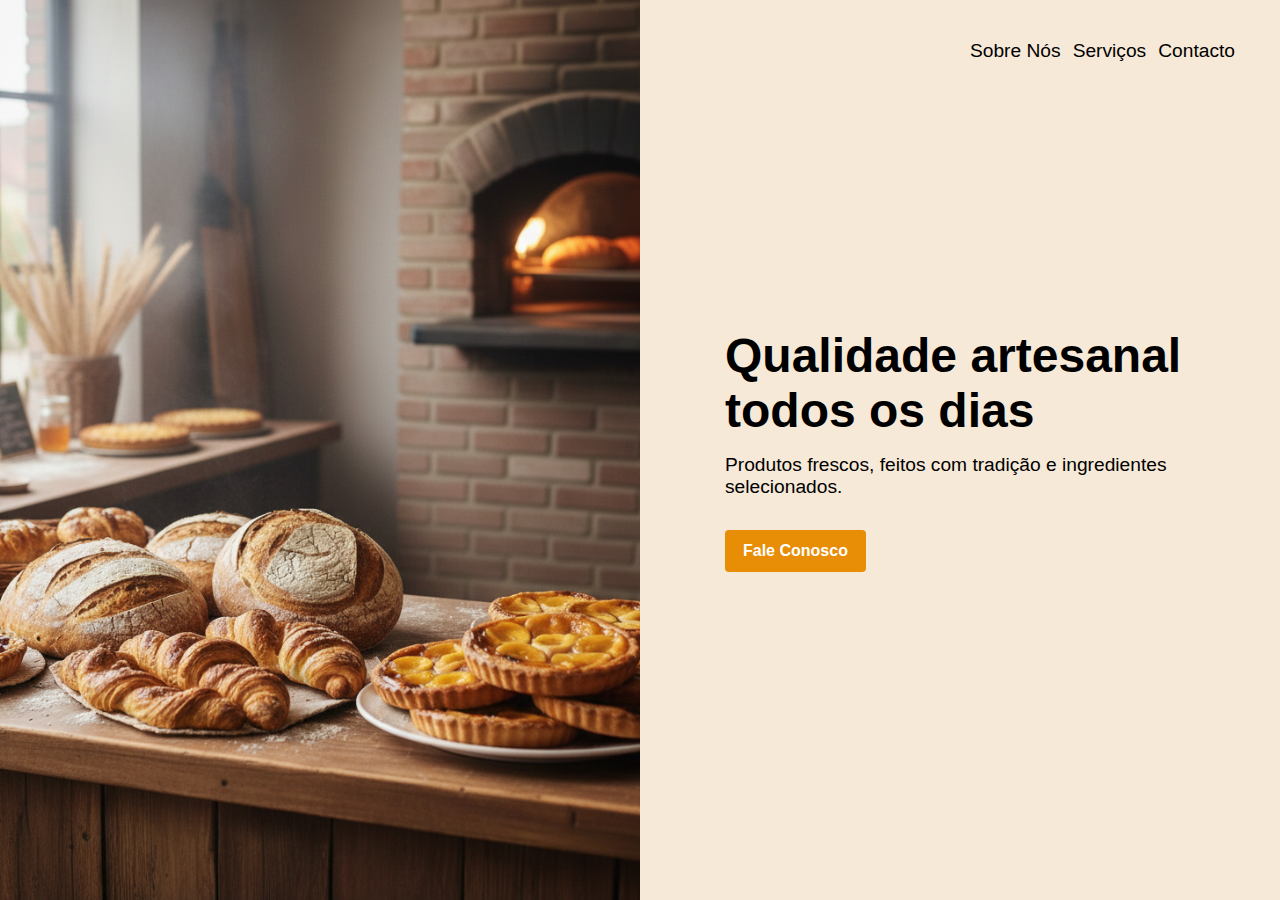
<file: index.html>
<!DOCTYPE html>
<html lang="pt-PT">
  <head>
    <meta charset="UTF-8" />
    <meta name="viewport" content="width=device-width, initial-scale=1.0" />
    <title>Padaria Artesanal</title>
    <link rel="stylesheet" href="css/style.css" />
  </head>

  <body>
    <header class="hero">
      <img
        src="./assets/montrapadaria.png"
        alt="Padaria artesanal"
        class="hero-bg-image"
      />

      <nav class="cabecalho">
        <ul class="lista-menu">
          <li><a href="sobre.html">Sobre Nós</a></li>
          <li><a href="serviços.html">Serviços</a></li>
          <li><a href="contacto.html">Contacto</a></li>
          <!--   <li><a href="contacto.html">Contacto</a></li> -->
        </ul>
      </nav>

      <div class="container hero-content">
        <h1>Qualidade artesanal todos os dias</h1>
        <p>
          Produtos frescos, feitos com tradição e ingredientes selecionados.
        </p>
        <a href="contacto.html" class="btn">Fale Conosco</a>
      </div>
    </header>
  </body>
</html>
</file>
<file: css/style.css>
/* RESET BÁSICO */
* {
  margin: 0;
  padding: 0;
  box-sizing: border-box;
}

body {
  font-family: arias, sans-serif;
  color: #333;
  /* Manter a cor de fundo do body, se desejar */
  background-color: bisque;
}

/* 1. CONTAINER PRINCIPAL: HERO (FLEXBOX) */
/* Este é o contêiner que divide o ecrã em duas colunas */
.hero {
  display: flex; /* Habilita o Flexbox para as colunas */
  height: 100vh; /* Ocupa a altura total do ecrã */
  width: 100%;
  position: relative; /* Necessário para posicionar o menu */
}

/* 2. IMAGEM: COLUNA ESQUERDA (50%) */
/* Usa a tag <img> com a classe .hero-bg-image */
.hero-bg-image {
  width: 50%; /* Ocupa metade da largura do ecrã */
  height: 100%;
  object-fit: cover; /* Ajusta a imagem para cobrir o espaço */
  object-position: center;
}

/* 3. CONTEÚDO PRINCIPAL: COLUNA DIREITA (50%) */
.hero-content {
  /* Não precisa de .container aqui, pois a largura é definida pelo .hero-content */
  width: 50%; /* Ocupa a outra metade da largura do ecrã */

  /* Cor de fundo da coluna direita - adapte à sua preferência */
  background-color: #f7e9d7;

  /* Centraliza o conteúdo verticalmente */
  display: flex;
  flex-direction: column;
  justify-content: center; /* Centraliza verticalmente */

  /* Espaçamento interno */
  padding: 60px 85px;
  align-items: flex-start;
}

/* 4. ESTILOS DO CONTEÚDO (H1, P) */
.hero-content h1 {
  color: black;
  font-size: 3rem;
  max-width: 600px;
  margin: 0;
}

.hero-content p {
  color: black;
  font-size: 1.2rem;
  margin: 1rem 0 2rem;
  max-width: 500px;
}

/* 5. NAVEGAÇÃO (AJUSTADA PARA FICAR SOBREPOSTA) */

/* O .cabecalho agora só serve para posicionar o menu absoluto */
.cabecalho {
  position: absolute;
  top: 30px; /* Distância do topo */
  right: 30px; /* Distância da direita */
  z-index: 10;
  /* Remove a cor de fundo 'brown' para que fique transparente como na imagem */
  /* Remova o display: flex; e padding: 15px 30px; */

  /* Cor de fundo dos links (o tom avermelhado) */
  /*   background: #d17575; */
  padding: 10px 15px;
  border-radius: 4px;
}

.lista-menu {
  list-style: none;
  padding: 0;
  margin: 0;
  display: flex;
  gap: 12px;
}

.lista-menu a {
  color: black; /* Cor do texto do menu */
  text-decoration: none; /* o que tira o sublinhado */
  font-size: 1.2rem;
  /* Ajustes para o estilo de link flutuante (se necessário) */
}

a:hover {
  color: #e78d06;
}

/* 6. ESTILOS DO BOTÃO */
.btn {
  background: #e78d06; /* Cor do botão (ajustada para corresponder à imagem) */
  color: #fff;
  padding: 12px 18px;
  text-decoration: none;
  font-weight: bold;
  border-radius: 4px;
  display: inline-block;
  text-align: center;
}

.btn:hover {
  background: #a08c69; /* Tom mais escuro no hover */
}

/* 7. MEDIA QUERIES (Ajuste para ecrãs menores) */

@media (max-width: 1000px) {
  /* Mudar para layout de coluna em ecrãs pequenos */
  .hero {
    flex-direction: column;
    height: auto; /* Permite que a altura se ajuste ao conteúdo */
  }

  .hero-bg-image,
  .hero-content {
    width: 100%; /* Ocupa a largura total */
    height: 50vh; /* Dá altura fixa à imagem em modo coluna */
  }

  .hero-content {
    height: auto; /* A altura do conteúdo adapta-se ao seu texto */
  }

  .cabecalho {
    /* Centraliza o menu no topo em ecrãs pequenos */
    right: 50%;
    transform: translateX(50%);
  }
}
</file>
